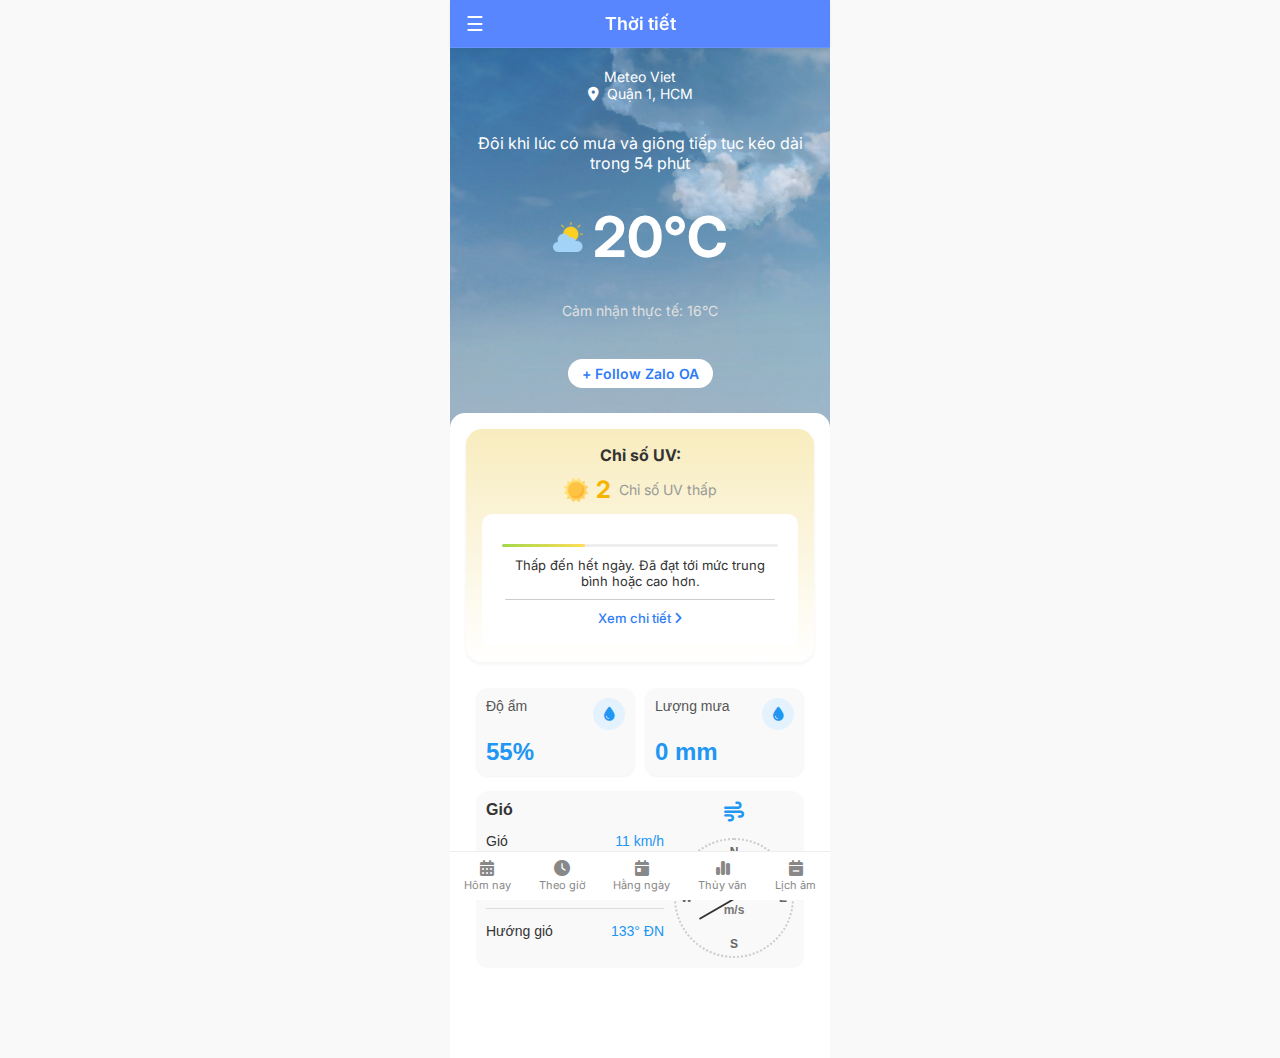
<file: index.html>
<!DOCTYPE html>
<html lang="vi">
  <head>
    <meta charset="UTF-8" />
    <meta name="viewport" content="width=device-width, initial-scale=1.0" />
    <title>Thời tiết - Meteo Việt</title>
    <link
      href="https://fonts.googleapis.com/css2?family=Inter:wght@400;600&display=swap"
      rel="stylesheet"
    />
    <link
      rel="stylesheet"
      href="https://cdnjs.cloudflare.com/ajax/libs/font-awesome/6.5.0/css/all.min.css"
    />

    <link rel="stylesheet" href="style.css" />
  </head>
  <body>
<body>
  <div class="app">
    <div class="top-bar fixed-bar">
      <div class="menu-icon">☰</div>
      <div class="title">Thời tiết</div>
      <button class="btn-licham hidden">Lịch âm</button>
    </div>
    <div class="header header-with-bg">
      <p class="location">
        Meteo Viet<br />
        <span><i class="fa-solid fa-location-dot"></i> Quận 1, HCM</span>
      </p>
      <div>Đôi khi lúc có mưa và giông tiếp tục kéo dài trong 54 phút</div>
      <div class="temperature-wrapper">
        <img src="/img/cloudy.png" alt="mattroi icon" />
        <div class="temperature">20°C</div>
      </div>
      <div class="feels-like">Cảm nhận thực tế: 16°C</div>
      <div class="zalo-follow">+ Follow Zalo OA</div>
    </div>

      <div class="section">
        <!-- Box UV -->
        <div class="uv-box">
          <h4>Chỉ số UV:</h4>
          <div class="uv-level">
            <img src="/img/sun.png" alt="UV icon" />
            <span class="uv-number">2</span>
            <p class="uv-label">Chỉ số UV thấp</p>
          </div>

          <div class="uv-desc-box">
            <!-- Thanh màu UV -->
            <div class="uv-progress">
              <div class="uv-bar"></div>
            </div>
            <p class="uv-desc">
              Thấp đến hết ngày. Đã đạt tới mức trung bình hoặc cao hơn.
            </p>
            <div class="divider"></div>
            <p class="uv-link">
              <a href="/homnay.html">Xem chi tiết <i class="fas fa-angle-right"></i></a>
            </p>
          </div>
        </div>

        <!-- Grid thông tin khác -->
        <div class="weather-info-container">
          <!-- Hàng 1: Độ ẩm & Lượng mưa -->
          <div class="info-row top-row">
            <div class="info-box">
              <div class="info-header">
                <span>Độ ẩm</span>
                <div class="icon-circle">
                  <i class="fa-solid fa-droplet"></i>
                </div>
              </div>
              <div class="info-value">55%</div>
            </div>
            <div class="info-box">
              <div class="info-header">
                <span>Lượng mưa</span>
                <div class="icon-circle">
                  <i class="fa-solid fa-droplet"></i>
                </div>
              </div>
              <div class="info-value">0 mm</div>
            </div>
          </div>

          <!-- Hàng 2: Gió -->
          <div class="info-row wind-section">
            <div class="wind-details">
              <div class="section-title">Gió</div>
              <div class="wind-info">
                <div class="wind-item">
                  <span>Gió</span>
                  <span class="wind-value">11 km/h</span>
                </div>
                <hr />
                <div class="wind-item">
                  <span>Gió giật</span>
                  <span class="wind-value">24 km/h</span>
                </div>
                <hr />
                <div class="wind-item">
                  <span>Hướng gió</span>
                  <span class="wind-value">133° ĐN</span>
                </div>
              </div>
            </div>

            <div class="wind-speed">
              <!-- Icon nằm trên đầu đồng hồ -->
              <div class="wind-icon">
                <i class="fa-solid fa-wind"></i>
              </div>

              <div class="compass">
                <div class="direction n">N</div>
                <div class="direction s">S</div>
                <div class="direction w">W</div>
                <div class="direction e">E</div>

                <div class="center-speed">11<br /><span>m/s</span></div>
                <div class="arrow" style="transform: rotate(150deg)"></div>
              </div>
            </div>
          </div>
        </div>
      </div>

      <div class="bottom-nav">
        <div class="nav-item">
          <i class="fa-solid fa-calendar-days"></i>
          <a href="/index.html"><div>Hôm nay</div></a>
        </div>
        <div class="nav-item">
          <i class="fa-solid fa-clock"></i>
          <a href="/homnay2.html"><div>Theo giờ</div></a>
        </div>
        <div class="nav-item">
          <i class="fa-solid fa-calendar-day"></i>
          <a href="/hangngay.html"><div>Hằng ngày</div></a>
        </div>
        <div class="nav-item">
          <i class="fa-solid fa-chart-simple"></i>
          <a href="/thuyvan.html"><div>Thủy văn</div></a>
        </div>
        <div class="nav-item">
          <i class="fa-solid fa-calendar-minus"></i>
          <a href="/licham.html"><div>Lịch âm</div></a>
        </div>
      </div>
    </div>
    <script>
  const topBar = document.querySelector('.top-bar');
  const lichAmBtn = document.querySelector('.btn-licham');

  window.addEventListener('scroll', () => {
    const scrollY = window.scrollY;

    if (scrollY > 250) { // Ngưỡng: cuộn qua phần header
      topBar.classList.add('scrolled');
      lichAmBtn.classList.remove('hidden');
    } else {
      topBar.classList.remove('scrolled');
      lichAmBtn.classList.add('hidden');
    }
  });
  

//  doimau
  const currentPath = window.location.pathname.split("/").pop(); // "index.html", "licham.html"...

  document.querySelectorAll(".bottom-nav a").forEach(link => {
    const href = link.getAttribute("href").split("/").pop();

    if (
      currentPath === href || 
      (currentPath === "" && href === "index.html")
    ) {
      link.querySelector("div").classList.add("active");
    }
  });


</script>

  </body>
  
</html>
</file>
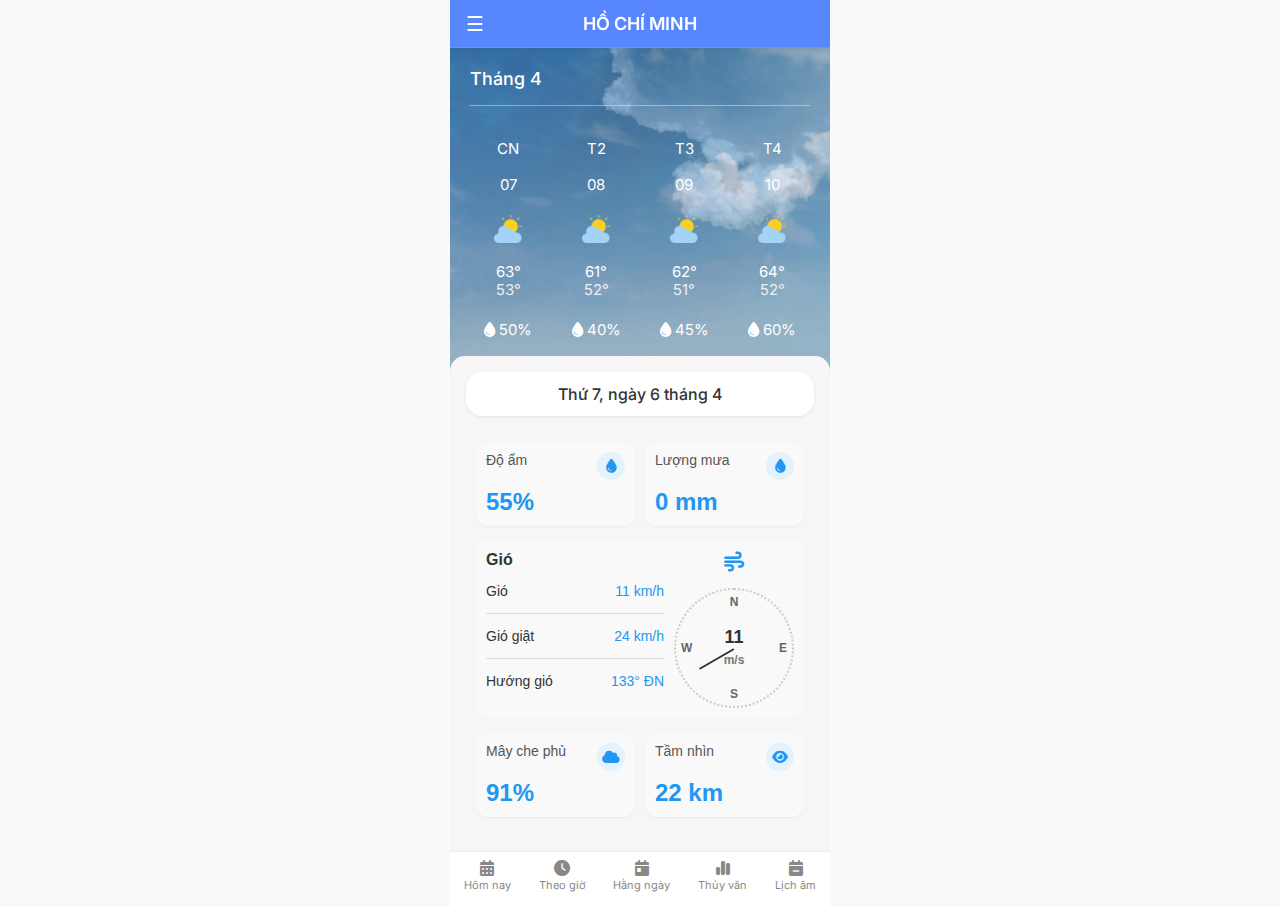
<file: hangngay.html>
<!DOCTYPE html>
<html lang="vi">
  <head>
    <meta charset="UTF-8" />
    <meta name="viewport" content="width=device-width, initial-scale=1.0" />
    <title>Thời tiết - Meteo Việt</title>
    <link
      href="https://fonts.googleapis.com/css2?family=Inter:wght@400;600&display=swap"
      rel="stylesheet"
    />
    <link
      rel="stylesheet"
      href="https://cdnjs.cloudflare.com/ajax/libs/font-awesome/6.5.0/css/all.min.css"
    />

    <link rel="stylesheet" href="hangngay.css" />
  </head>
  <body>
    <div class="app">
      <div class="top-bar fixed-bar">
        <div class="menu-icon">☰</div>
        <div class="title">HỒ CHÍ MINH</div>
        <!-- <button class="btn-licham hidden">Lịch âm</button> -->
      </div>
      <div class="header header-with-bg">
        <div class="week-title">Tháng 4</div>
        <div class="divider-line"></div>
        <div class="weekly-scroll">
          <!-- Day 1 -->
          <div class="day-box active">
            <div class="day">T5</div>
            <div class="date active">04</div>
            <img src="img/cloudy.png" />
            <div class="temp">63°<br /><span>53°</span></div>
            <div class="rain"><i class="fa-solid fa-droplet"></i> 50%</div>
          </div>
          <!-- Day 2 -->
          <div class="day-box">
            <div class="day">T6</div>
            <div class="date">05</div>
            <img src="img/cloudy.png" />
            <div class="temp">63°<br /><span>53°</span></div>
            <div class="rain"><i class="fa-solid fa-droplet"></i> 50%</div>
          </div>
          <!-- Day 3 -->
          <div class="day-box">
            <div class="day">T7</div>
            <div class="date">06</div>
            <img src="img/cloudy.png" />
            <div class="temp">63°<br /><span>53°</span></div>
            <div class="rain"><i class="fa-solid fa-droplet"></i> 50%</div>
          </div>
          <!-- Day 4 -->
          <div class="day-box">
            <div class="day">CN</div>
            <div class="date">07</div>
            <img src="img/cloudy.png" />
            <div class="temp">63°<br /><span>53°</span></div>
            <div class="rain"><i class="fa-solid fa-droplet"></i> 50%</div>
          </div>
          <!-- Day 5 -->
          <div class="day-box">
            <div class="day">T2</div>
            <div class="date">08</div>
            <img src="img/cloudy.png" />
            <div class="temp">61°<br /><span>52°</span></div>
            <div class="rain"><i class="fa-solid fa-droplet"></i> 40%</div>
          </div>
          <!-- Day 6 -->
          <div class="day-box">
            <div class="day">T3</div>
            <div class="date">09</div>
            <img src="img/cloudy.png" />
            <div class="temp">62°<br /><span>51°</span></div>
            <div class="rain"><i class="fa-solid fa-droplet"></i> 45%</div>
          </div>
          <!-- Day 7 -->
          <div class="day-box">
            <div class="day">T4</div>
            <div class="date">10</div>
            <img src="img/cloudy.png" />
            <div class="temp">64°<br /><span>52°</span></div>
            <div class="rain"><i class="fa-solid fa-droplet"></i> 60%</div>
          </div>
          <!-- Day 8 -->
          <div class="day-box">
            <div class="day">T5</div>
            <div class="date">11</div>
            <img src="img/cloudy.png" />
            <div class="temp">65°<br /><span>54°</span></div>
            <div class="rain"><i class="fa-solid fa-droplet"></i> 55%</div>
          </div>
          <!-- Day 9 -->
          <div class="day-box">
            <div class="day">T6</div>
            <div class="date">12</div>
            <img src="img/cloudy.png" />
            <div class="temp">60°<br /><span>50°</span></div>
            <div class="rain"><i class="fa-solid fa-droplet"></i> 50%</div>
          </div>
          <!-- Day 10 -->
          <div class="day-box">
            <div class="day">T7</div>
            <div class="date">13</div>
            <img src="img/cloudy.png" />
            <div class="temp">61°<br /><span>51°</span></div>
            <div class="rain"><i class="fa-solid fa-droplet"></i> 60%</div>
          </div>
        </div>
      </div>

      <div class="section">
        <!-- Box UV -->
        <div class="uv-date-box">
          <p>Thứ 7, ngày 6 tháng 4</p>
        </div>

        <!-- Grid thông tin khác -->
        <div class="weather-info-container">
          <!-- Hàng 1: Độ ẩm & Lượng mưa -->
          <div class="info-row top-row">
            <div class="info-box">
              <div class="info-header">
                <span>Độ ẩm</span>
                <div class="icon-circle">
                  <i class="fa-solid fa-droplet"></i>
                </div>
              </div>
              <div class="info-value">55%</div>
            </div>
            <div class="info-box">
              <div class="info-header">
                <span>Lượng mưa</span>
                <div class="icon-circle">
                  <i class="fa-solid fa-droplet"></i>
                </div>
              </div>
              <div class="info-value">0 mm</div>
            </div>
          </div>

          <!-- Hàng 2: Gió -->
          <div class="info-row wind-section">
            <div class="wind-details">
              <div class="section-title">Gió</div>
              <div class="wind-info">
                <div class="wind-item">
                  <span>Gió</span>
                  <span class="wind-value">11 km/h</span>
                </div>
                <hr />
                <div class="wind-item">
                  <span>Gió giật</span>
                  <span class="wind-value">24 km/h</span>
                </div>
                <hr />
                <div class="wind-item">
                  <span>Hướng gió</span>
                  <span class="wind-value">133° ĐN</span>
                </div>
              </div>
            </div>

            <div class="wind-speed">
              <!-- Icon nằm trên đầu đồng hồ -->
              <div class="wind-icon">
                <i class="fa-solid fa-wind"></i>
              </div>

              <div class="compass">
                <div class="direction n">N</div>
                <div class="direction s">S</div>
                <div class="direction w">W</div>
                <div class="direction e">E</div>

                <div class="center-speed">11<br /><span>m/s</span></div>
                <div class="arrow" style="transform: rotate(150deg)"></div>
              </div>
            </div>
          </div>
          <div class="info-row top-row">
            <div class="info-box">
              <div class="info-header">
                <span>Mây che phủ</span>
                <div class="icon-circle">
                  <i class="fa-solid fa-cloud"></i>
                </div>
              </div>
              <div class="info-value">91%</div>
            </div>
            <div class="info-box">
              <div class="info-header">
                <span>Tầm nhìn</span>
                <div class="icon-circle">
                  <i class="fa-solid fa-eye"></i>
                </div>
              </div>
              <div class="info-value">22 km</div>
            </div>
          </div>
        </div>
      </div>

      <div class="bottom-nav">
        <div class="nav-item">
          <i class="fa-solid fa-calendar-days"></i>
          <a href="/index.html"><div>Hôm nay</div></a>
        </div>
        <div class="nav-item">
          <i class="fa-solid fa-clock"></i>
          <a href="/homnay2.html"><div>Theo giờ</div></a>
        </div>
        <div class="nav-item">
          <i class="fa-solid fa-calendar-day"></i>
          <a href="/hangngay.html"><div>Hằng ngày</div></a>
        </div>
        <div class="nav-item">
          <i class="fa-solid fa-chart-simple"></i>
          <a href="/thuyvan.html"><div>Thủy văn</div></a>
        </div>
        <div class="nav-item">
          <i class="fa-solid fa-calendar-minus"></i>
          <a href="/licham.html"><div>Lịch âm</div></a>
        </div>
      </div>
    </div>
    <script>
      const dayBoxes = document.querySelectorAll(".date");

      dayBoxes.forEach((box) => {
        box.addEventListener("click", () => {
          // Bỏ active tất cả
          dayBoxes.forEach((b) => b.classList.remove("active"));
          // Thêm active vào box được click
          box.classList.add("active");
        });
      });

      // èdkkdfkgkgkkg
      const currentPath = window.location.pathname.split("/").pop(); // "index.html", "licham.html"...

      document.querySelectorAll(".bottom-nav a").forEach((link) => {
        const href = link.getAttribute("href").split("/").pop();

        if (
          currentPath === href ||
          (currentPath === "" && href === "index.html")
        ) {
          link.querySelector("div").classList.add("active");
        }
      });
    </script>
  </body>
</html>
</file>
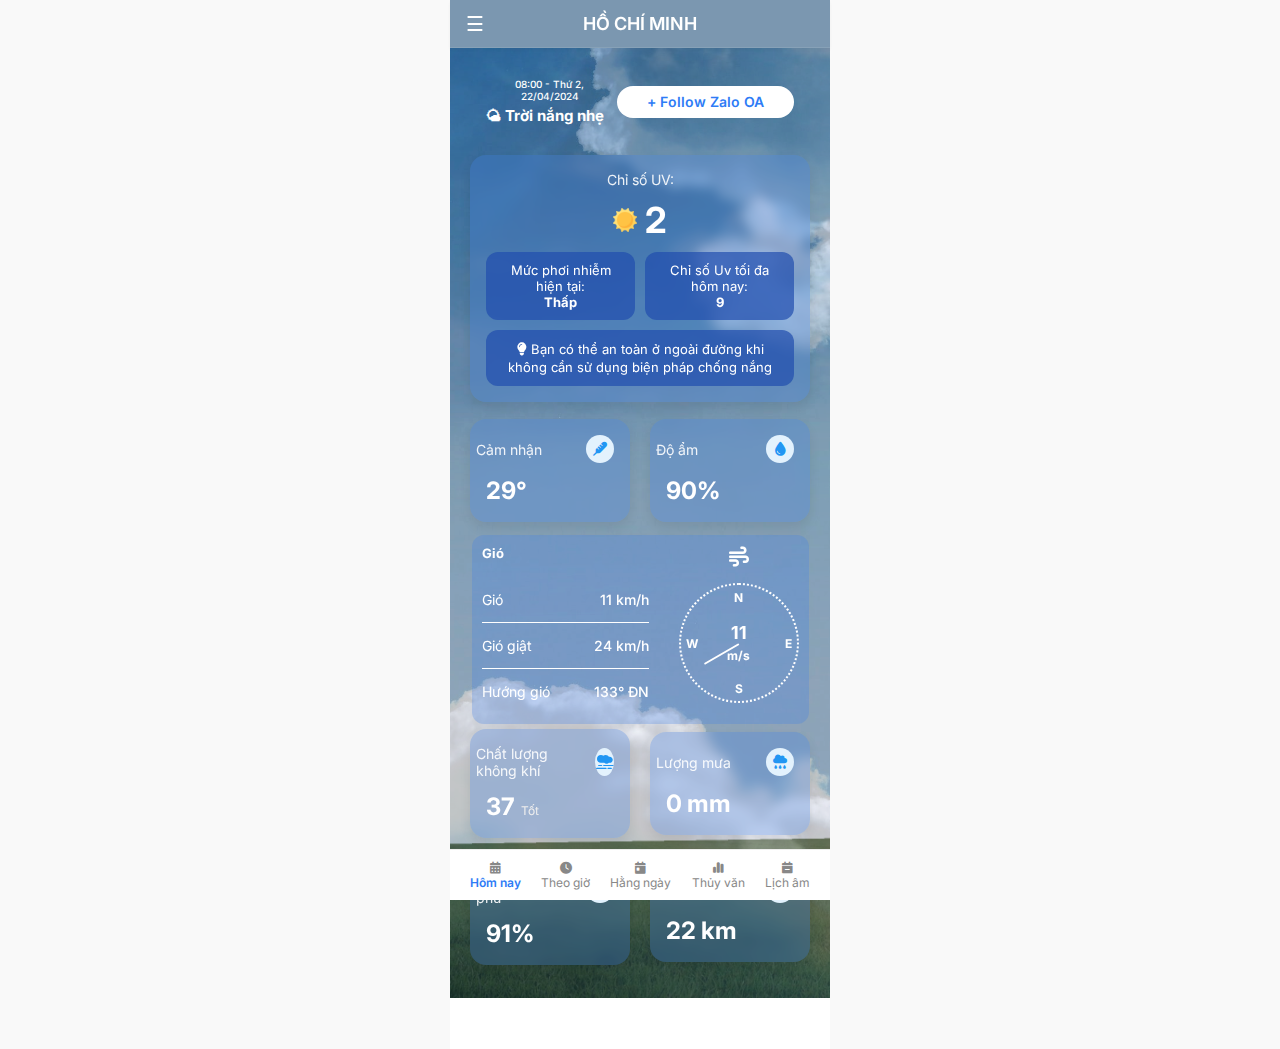
<file: homnay.html>
<!DOCTYPE html>
<html lang="vi">
  <head>
    <meta charset="UTF-8" />
    <meta name="viewport" content="width=device-width, initial-scale=1.0" />
    <title>Hôm nay</title>
    <link
      href="https://fonts.googleapis.com/css2?family=Inter:wght@400;600&display=swap"
      rel="stylesheet"
    />
    <link
      rel="stylesheet"
      href="https://cdnjs.cloudflare.com/ajax/libs/font-awesome/6.5.0/css/all.min.css"
    />
    <link rel="stylesheet" href="homnay.css" />
    <link rel="icon" href="favicon.ico" type="image/x-icon" />
  </head>
  <body>
    <div class="app">
      <!-- Thanh trên cùng -->
      <div class="top-bar fixed-bar">
        <div class="menu-icon">☰</div>
        <div class="title">HỒ CHÍ MINH</div>
        <div></div>
      </div>

      <!--  Header có nền + thông tin tóm tắt -->
      <div class="header header-with-bg">
        <div class="location">
          <div class="summary-left">
            <p class="summary-time">08:00 - Thứ 2, 22/04/2024</p>
            <div class="summary-weather">🌤 Trời nắng nhẹ</div>
          </div>
          <button class="button-1">
            <div class="zalo-follow">+ Follow Zalo OA</div>
          </button>
        </div>

        <!--  Nội dung dự báo thời tiết -->
        <div class="section weather-body">
          <!-- Chỉ số UV -->
          <a href="homnay2.html" class="card-link">
            <div class="card uv-card">
              <p class="label">Chỉ số UV:</p>
              <div class="uv-value">
                <img src="img/sun.png" alt="UV icon" />
                <span>2</span>
              </div>
              <div class="uv-detail">
                <div class="uv-box">
                  Mức phơi nhiễm hiện tại:<br /><strong>Thấp</strong>
                </div>
                <div class="uv-box">
                  Chỉ số Uv tối đa hôm nay:<br /><strong>9</strong>
                </div>
              </div>
              <p class="uv-note">
                <i class="fa-solid fa-lightbulb"></i>
                Bạn có thể an toàn ở ngoài đường khi<br />không cần sử dụng biện
                pháp chống nắng
              </p>
            </div>
          </a>
        </div>

        <!-- Cảm nhận và độ ẩm -->
        <!-- <div class="section-content"> -->
        <div class="row">
          <div class="card small">
            <div class="label-with-icon">
              <p class="label">Cảm nhận</p>
              <div class="icon-circle">
                <i class="fa-solid fa-thermometer"></i>
              </div>
            </div>
            <p class="value">29°</p>
          </div>

          <div class="card small">
            <div class="label-with-icon">
              <p class="label">Độ ẩm</p>
              <div class="icon-circle">
                <i class="fa-solid fa-droplet"></i>
              </div>
            </div>
            <p class="value">90%</p>
          </div>
        </div>

        <!-- Gió -->
        <div class="info-row wind-section">
          <div class="wind-details">
            <div class="section-title">Gió</div>
            <div class="wind-info">
              <div class="wind-item">
                <span>Gió</span>
                <span class="wind-value">11 km/h</span>
              </div>
              <hr />
              <div class="wind-item">
                <span>Gió giật</span>
                <span class="wind-value">24 km/h</span>
              </div>
              <hr />
              <div class="wind-item">
                <span>Hướng gió</span>
                <span class="wind-value">133° ĐN</span>
              </div>
            </div>
          </div>

          <div class="wind-speed">
            <!-- Icon nằm trên đầu đồng hồ -->
            <div class="wind-icon">
              <i class="fa-solid fa-wind"></i>
            </div>

            <div class="compass">
              <div class="direction n">N</div>
              <div class="direction s">S</div>
              <div class="direction w">W</div>
              <div class="direction e">E</div>

              <div class="center-speed">11<br /><span>m/s</span></div>
              <div class="arrow" style="transform: rotate(150deg)"></div>
            </div>
          </div>
        </div>

        <!-- Thông số khác -->
        <div class="row">
          <div class="card small">
            <div class="label-with-icon">
              <p class="label">Chất lượng không khí</p>
              <div class="icon-circle">
                <i class="fa-solid fa-smog"></i>
              </div>
            </div>
            <p class="value">37 <span>Tốt</span></p>
          </div>

          <div class="card small">
            <div class="label-with-icon">
              <p class="label">Lượng mưa</p>
              <div class="icon-circle">
                <i class="fa-solid fa-cloud-rain"></i>
              </div>
            </div>
            <p class="value">0 mm</p>
          </div>
        </div>

        <div class="row">
          <div class="card small">
            <div class="label-with-icon">
              <p class="label">Mây che phủ</p>
              <div class="icon-circle">
                <i class="fa-solid fa-cloud"></i>
              </div>
            </div>
            <p class="value">91%</p>
          </div>

          <div class="card small">
            <div class="label-with-icon">
              <p class="label">Tầm nhìn</p>
              <div class="icon-circle">
                <i class="fa-solid fa-eye"></i>
              </div>
            </div>
            <p class="value">22 km</p>
          </div>
        </div>
        <!-- </div> -->
      </div>
      <!-- Footer -->
      <div class="bottom-nav">
        <div class="nav-item">
          <i class="fa-solid fa-calendar-days"></i>
          <a href="index.html"><div class="active">Hôm nay</div></a>
        </div>
        <div class="nav-item">
          <i class="fa-solid fa-clock"></i>
          <a href="homnay2.html"><div>Theo giờ</div></a>
        </div>
        <div class="nav-item">
          <i class="fa-solid fa-calendar-day"></i>
          <a href="hangngay.html"><div>Hằng ngày</div></a>
        </div>
        <div class="nav-item">
          <i class="fa-solid fa-chart-simple"></i>
          <a href="thuyvan.html"><div>Thủy văn</div></a>
        </div>
        <div class="nav-item">
          <i class="fa-solid fa-calendar-minus"></i>
          <a href="licham.html"><div>Lịch âm</div></a>
        </div>
      </div>
    </div>

    <script>
      const currentPath = window.location.pathname.split("/").pop(); // "index.html", "licham.html"...

      document.querySelectorAll(".bottom-nav a").forEach((link) => {
        const href = link.getAttribute("href").split("/").pop();

        if (
          currentPath === href ||
          (currentPath === "" && href === "index.html")
        ) {
          link.querySelector("div").classList.add("active");
        }
      });
    </script>
  </body>
</html>
</file>
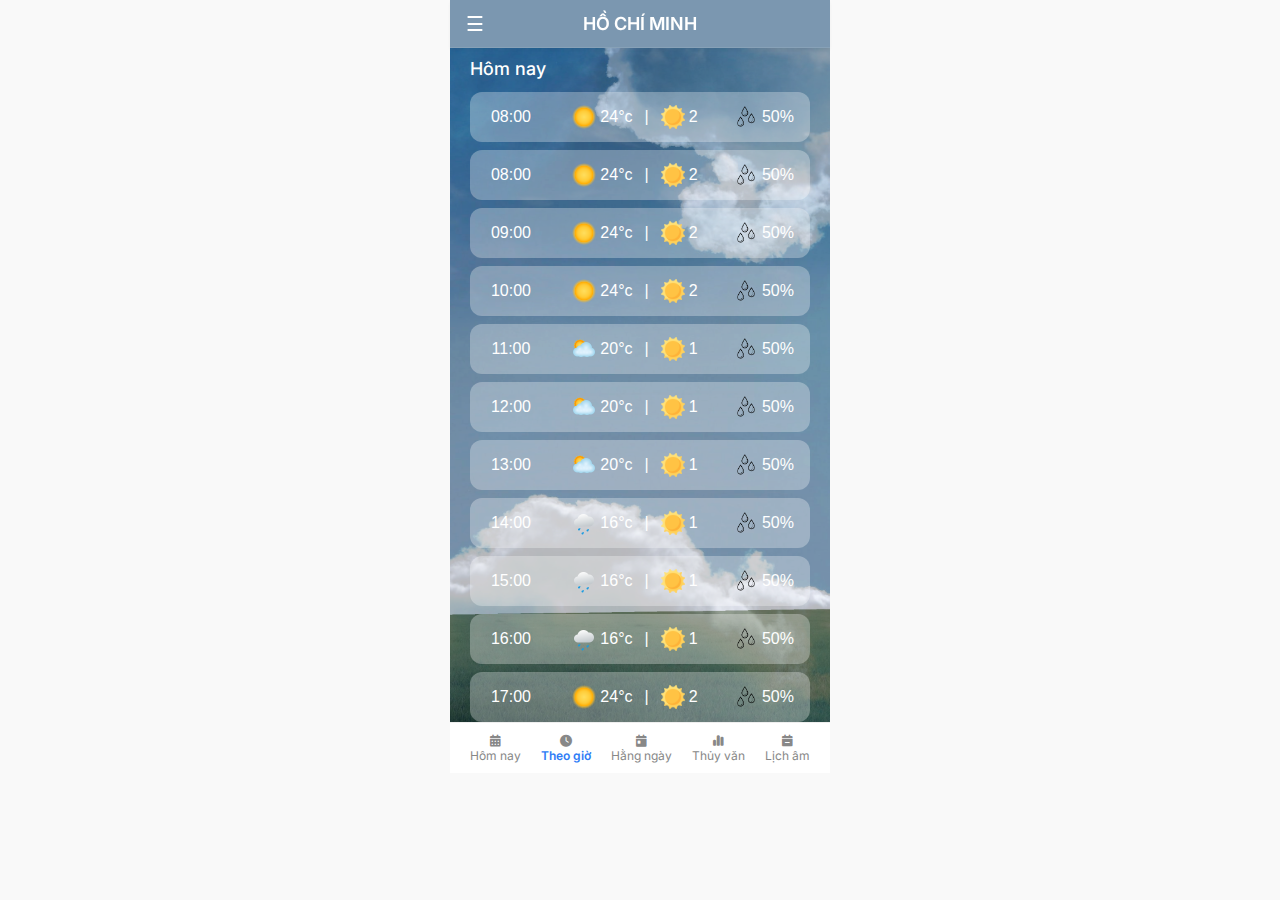
<file: homnay2.html>
<!DOCTYPE html>
<html lang="en">
  <head>
    <meta charset="UTF-8" />
    <meta name="viewport" content="width=device-width, initial-scale=1.0" />
    <title>Document</title>
    <link
      href="https://fonts.googleapis.com/css2?family=Inter:wght@400;600&display=swap"
      rel="stylesheet"
    />
    <link
      rel="stylesheet"
      href="https://cdnjs.cloudflare.com/ajax/libs/font-awesome/6.5.0/css/all.min.css"
    />
    <link rel="stylesheet" href="homnay2.css" />
  </head>
  <body>
    <div class="app">
      <!-- Thanh trên cùng -->
      <div class="top-bar fixed-bar">
        <div class="menu-icon">☰</div>
        <div class="title">HỒ CHÍ MINH</div>
        <div></div>
      </div>

      <div class="header header-with-bg">
        <div class="today-header">Hôm nay</div>

        <div class="infor-card">
          <div class="left">08:00</div>
          <div class="mid">
            <div class="temperature">
              <img class="img" src="img/icons8-sun-32.png" />
              <div class="text-wrapper">24°c</div>
            </div>
            |
            <div class="temperature">
              <img class="icon-sun" src="img/sun.png" />
              <div class="div">2</div>
            </div>
          </div>
          <div class="temperature">
            <img class="img" src="img/icons8-water-80.png" />
            <div class="text-wrapper">50%</div>
          </div>
        </div>

        <div class="infor-card">
          <div class="left">08:00</div>
          <div class="mid">
            <div class="temperature">
              <img class="img" src="img/icons8-sun-32.png" />
              <div class="text-wrapper">24°c</div>
            </div>
            |
            <div class="temperature">
              <img class="icon-sun" src="img/sun.png" />
              <div class="div">2</div>
            </div>
          </div>
          <div class="temperature">
            <img class="img" src="img/icons8-water-80.png" />
            <div class="text-wrapper">50%</div>
          </div>
        </div>
        <div class="infor-card">
          <div class="left">09:00</div>
          <div class="mid">
            <div class="temperature">
              <img class="img" src="img/icons8-sun-32.png" />
              <div class="text-wrapper">24°c</div>
            </div>
            |
            <div class="temperature">
              <img class="icon-sun" src="img/sun.png" />
              <div class="div">2</div>
            </div>
          </div>
          <div class="temperature">
            <img class="img" src="img/icons8-water-80.png" />
            <div class="text-wrapper">50%</div>
          </div>
        </div>
        <div class="infor-card">
          <div class="left">10:00</div>
          <div class="mid">
            <div class="temperature">
              <img class="img" src="img/icons8-sun-32.png" />
              <div class="text-wrapper">24°c</div>
            </div>
            |
            <div class="temperature">
              <img class="icon-sun" src="img/sun.png" />
              <div class="div">2</div>
            </div>
          </div>
          <div class="temperature">
            <img class="img" src="img/icons8-water-80.png" />
            <div class="text-wrapper">50%</div>
          </div>
        </div>
        <div class="infor-card">
          <div class="left">11:00</div>
          <div class="mid">
            <div class="temperature">
              <img class="img" src="img/icons8-sky-48.png" />
              <div class="text-wrapper">20°c</div>
            </div>
            |
            <div class="temperature">
              <img class="icon-sun" src="img/sun.png" />
              <div class="div">1</div>
            </div>
          </div>
          <div class="temperature">
            <img class="img" src="img/icons8-water-80.png" />
            <div class="text-wrapper">50%</div>
          </div>
        </div>
        <div class="infor-card">
          <div class="left">12:00</div>
          <div class="mid">
            <div class="temperature">
              <img class="img" src="img/icons8-sky-48.png" />
              <div class="text-wrapper">20°c</div>
            </div>
            |
            <div class="temperature">
              <img class="icon-sun" src="img/sun.png" />
              <div class="div">1</div>
            </div>
          </div>
          <div class="temperature">
            <img class="img" src="img/icons8-water-80.png" />
            <div class="text-wrapper">50%</div>
          </div>
        </div>

        <!-- <div class="section"> -->
        <div class="infor-card">
          <div class="left">13:00</div>
          <div class="mid">
            <div class="temperature">
              <img class="img" src="img/icons8-sky-48.png" />
              <div class="text-wrapper">20°c</div>
            </div>
            |
            <div class="temperature">
              <img class="icon-sun" src="img/sun.png" />
              <div class="div">1</div>
            </div>
          </div>
          <div class="temperature">
            <img class="img" src="img/icons8-water-80.png" />
            <div class="text-wrapper">50%</div>
          </div>
        </div>
        <div class="infor-card">
          <div class="left">14:00</div>
          <div class="mid">
            <div class="temperature">
              <img class="img" src="img/icons8-rainy-48.png" />
              <div class="text-wrapper">16°c</div>
            </div>
            |
            <div class="temperature">
              <img class="icon-sun" src="img/sun.png" />
              <div class="div">1</div>
            </div>
          </div>
          <div class="temperature">
            <img class="img" src="img/icons8-water-80.png" />
            <div class="text-wrapper">50%</div>
          </div>
        </div>
        <div class="infor-card">
          <div class="left">15:00</div>
          <div class="mid">
            <div class="temperature">
              <img class="img" src="img/icons8-rainy-48.png" />
              <div class="text-wrapper">16°c</div>
            </div>
            |
            <div class="temperature">
              <img class="icon-sun" src="img/sun.png" />
              <div class="div">1</div>
            </div>
          </div>
          <div class="temperature">
            <img class="img" src="img/icons8-water-80.png" />
            <div class="text-wrapper">50%</div>
          </div>
        </div>
        <div class="infor-card">
          <div class="left">16:00</div>
          <div class="mid">
            <div class="temperature">
              <img class="img" src="img/icons8-rainy-48.png" />
              <div class="text-wrapper">16°c</div>
            </div>
            |
            <div class="temperature">
              <img class="icon-sun" src="img/sun.png" />
              <div class="div">1</div>
            </div>
          </div>
          <div class="temperature">
            <img class="img" src="img/icons8-water-80.png" />
            <div class="text-wrapper">50%</div>
          </div>
        </div>
        <div class="infor-card">
          <div class="left">17:00</div>
          <div class="mid">
            <div class="temperature">
              <img class="img" src="img/icons8-sun-32.png" />
              <div class="text-wrapper">24°c</div>
            </div>
            |
            <div class="temperature">
              <img class="icon-sun" src="img/sun.png" />
              <div class="div">2</div>
            </div>
          </div>
          <div class="temperature">
            <img class="img" src="img/icons8-water-80.png" />
            <div class="text-wrapper">50%</div>
          </div>
        </div>
      </div>
      <!-- Footer -->
      <div class="bottom-nav">
        <div class="nav-item">
          <i class="fa-solid fa-calendar-days"></i>
          <a href="/index.html"><div>Hôm nay</div></a>
        </div>
        <div class="nav-item">
          <i class="fa-solid fa-clock"></i>
          <a href="/homnay2.html"><div>Theo giờ</div></a>
        </div>
        <div class="nav-item">
          <i class="fa-solid fa-calendar-day"></i>
          <a href="hangngay.html"><div>Hằng ngày</div></a>
        </div>
        <div class="nav-item">
          <i class="fa-solid fa-chart-simple"></i>
          <a href="/thuyvan.html"><div>Thủy văn</div></a>
        </div>
        <div class="nav-item">
          <i class="fa-solid fa-calendar-minus"></i>
          <a href="#"><div>Lịch âm</div></a>
        </div>
      </div>
    </div>

    <script>
      const currentPath = window.location.pathname.split("/").pop(); // "index.html", "licham.html"...

      document.querySelectorAll(".bottom-nav a").forEach((link) => {
        const href = link.getAttribute("href").split("/").pop();

        if (
          currentPath === href ||
          (currentPath === "" && href === "index.html")
        ) {
          link.querySelector("div").classList.add("active");
        }
      });
    </script>
  </body>
</html>
</file>
<file: style.css>
:root {
  --primary-blue: #2e7cf6;
  --text-dark: #333;
  --text-light: #fff;
  --uv-low: #ffd873;
  --background: #f9f9f9;
  --gray: #888;
}

* {
  box-sizing: border-box;
  margin: 0;
  padding: 0;
}

body {
  font-family: "Inter", sans-serif;
  background-color: var(--background);
  color: var(--text-dark);
}

.app {
  max-width: 380px;
  margin: 0 auto;
  background-color: #fff;
  padding-top: 48px;
}

.header {
  color: white;
  padding: 20px;
  height: 385px;
  width: 380px;
  display: flex;
  flex-direction: column;
  justify-content: space-between;
  align-items: center;
  text-align: center;
}

.header.header-with-bg {
  position: relative;
  background: url("img/download.png") no-repeat center top / cover;
  overflow: hidden;
}

/* Overlay mờ là ảnh chồng lên */
.header.header-with-bg::before {
  content: "";
  position: absolute;
  top: 0;
  left: 0;
  width: 100%;
  height: 100%;
  background: url("img/4261a498008491182b5e9073134d9415d7316619.jpg") no-repeat
    center top / cover;
  opacity: 0.35; /* chỉnh độ mờ ở đây */
  z-index: 1;
}

/* Toàn bộ nội dung hiển thị trên cùng */
.header * {
  position: relative;
  z-index: 2;
}

/* Thanh trên cùng */
.top-bar {
  position: fixed;
  top: 0;
  left: 50%;
  transform: translateX(-50%);
  width: 100%;
  max-width: 380px; /* khớp với .app */
  opacity: 0.8;
  height: 48px;
  padding: 12px 16px;

  display: flex;
  align-items: center;
  justify-content: space-between;

  background-color: #2d68ff; /* viết rgba thay cho rgb/alpha */
  backdrop-filter: blur(10px);
  -webkit-backdrop-filter: blur(10px); /* cho Safari */

  color: white;
  z-index: 1000;
  box-shadow: 0 2px 4px rgba(0, 0, 0, 0.05);
  border-bottom: 1px solid rgba(255, 255, 255, 0.1);
}

.btn-licham {
  background-color: white;
  color: rgb(255, 0, 0);
  border: none;
  padding: 6px 20px;
  border-radius: 16px;
  font-size: 12px;
  cursor: pointer;
  transition: all 0.3s ease;
}

.btn-licham.hidden {
  display: none;
}

.top-bar.scrolled {
  background-color: #2d68ff;
  color: #333;
  box-shadow: 0 2px 6px rgba(0, 0, 0, 0.1);
}

.top-bar.scrolled .menu-icon,
.top-bar.scrolled .title {
  color: white;
}

.menu-icon {
  font-size: 20px;
  color: white;
  z-index: 2;
}

.title {
  position: absolute;
  left: 50%;
  transform: translateX(-50%);
  font-size: 18px;
  font-weight: 600;
  color: white;
}

.location {
  font-size: 14px;
  padding-right: 16px;
  padding-left: 16px;
  gap: 2px;
}
.location i {
  margin-right: 4px;
  color: #ffff;
}

.temperature-wrapper {
  display: flex;
  align-items: center;
  justify-content: center;
  gap: 10px;
}

.weather-icon {
  font-size: 36px;
  color: white; /* hoặc #fff, tuỳ theme */
}

.temperature {
  font-size: 56px; /* 👉 chữ TO */
  font-weight: 700;
  color: white;
}

.temperature-wrapper img {
  width: 30px;
  height: 30px;
}
.feels-like {
  font-size: 14px;
  color: #e0e0e0;
}

.zalo-follow {
  margin-top: 10px;
  margin-bottom: 25px;
  display: inline-block;
  padding: 6px 14px;
  border-radius: 20px;
  background: white;
  color: var(--primary-blue);
  font-weight: 600;
  font-size: 14px;
  text-align: center;
}

.section {
  padding: 16px;
  background: #ffffff; /* hoặc màu nền phù hợp */
  border-top-left-radius: 15px;
  border-top-right-radius: 15px;
  margin-top: -20px; /* khéo léo đẩy lên sát phần header */
  z-index: 10;
  position: relative;
}

.uv-box {
  background: linear-gradient(to top, #ffffff, #f8ecbe);
  border-radius: 16px;
  padding: 16px;
  text-align: center;
  margin-bottom: 16px;
  box-shadow: 0 2px 4px rgba(0, 0, 0, 0.05);
}

.uv-level {
  display: flex;
  align-items: center;
  justify-content: center;
  gap: 8px;
  margin: 10px 0;
}

.uv-level img {
  width: 24px;
  height: 24px;
}

.uv-number {
  font-size: 24px;
  color: #f4b400;
  font-weight: bold;
}

.uv-label {
  font-size: 14px;
  color: #999;
}

.uv-progress {
  width: 100%;
  height: 3px;
  background: #eee;
  border-radius: 3px;
  margin: 10px 0;
}

.uv-bar {
  width: 30%;
  height: 100%;
  background: linear-gradient(to right, #a4d84c, #ffdd57);
  border-radius: 3px;
}

.uv-desc-box {
  background: #fff;
  border-radius: 10px;
  padding: 20px;
  margin-top: 10px;
  font-size: 13px;
}
.divider {
  width: 270px;
  height: 1px;
  background-color: #ccc; /* Hoặc #ccc nếu muốn nhẹ hơn */
  margin: 10px auto;
  border-radius: 1px;
}

.uv-link a {
  color: #2e7cf6;
  text-decoration: none;
  font-weight: 500;
}

.weather-info-container {
  font-family: "Arial", sans-serif;
  color: #333;
  border-radius: 10px;
  padding: 10px;
  background: white;
  width: 100%;
  max-width: 600px;
}

.info-row {
  display: flex;
  justify-content: space-between;
  gap: 10px;
  margin-bottom: 15px;
}

.top-row .info-box {
  flex: 1;
  background: #f9f9f9;
  border-radius: 12px;
  padding: 10px;
  box-shadow: 0 1px 2px rgba(0, 0, 0, 0.05);
}

.info-header {
  display: flex;
  justify-content: space-between;
  font-size: 14px;
  color: #555;
  margin-bottom: 8px;
}
.icon-circle {
  width: 32px;
  height: 32px;
  background-color: #e3f2fd; /* xanh dương nhạt */
  border-radius: 50%;
  display: flex;
  align-items: center;
  justify-content: center;
}

.icon-circle i {
  color: #2196f3; /* xanh dương đậm */
  font-size: 14px;
}

.info-value {
  font-size: 24px;
  font-weight: bold;
  color: #2196f3;
}

.wind-section {
  background: #f9f9f9;
  border-radius: 12px;
  padding: 10px;
  display: flex;
  justify-content: space-between;
  align-items: flex-start;
}

.wind-details {
  flex: 1;
}

.section-title {
  font-weight: bold;
  margin-bottom: 10px;
  display: flex;
  align-items: center;
  gap: 5px;
}

.wind-info .wind-item {
  display: flex;
  justify-content: space-between;
  font-size: 14px;
}

.wind-value {
  color: #2196f3;
  font-weight: 500;
}

.wind-speed {
  display: flex;
  flex-direction: column;
  align-items: center;
  gap: 8px;
}

.wind-icon {
  font-size: 20px;
  color: #2196f3;
  margin-bottom: 6px;
}

.wind-info hr {
  border: none;
  border-top: 1px solid #ddd;
  margin: 6px 0;
}

.wind-item {
  display: flex;
  justify-content: space-between;
  font-size: 14px;
  margin: 10px 0;
  padding: 4px 0;
}

.compass {
  position: relative;
  width: 120px;
  height: 120px;
  border: 2px dotted #ccc;
  border-radius: 50%;
  margin: auto;
}

.direction {
  position: absolute;
  font-size: 12px;
  font-weight: bold;
  color: #666;
}

.direction.n {
  top: 5px;
  left: 50%;
  transform: translateX(-50%);
}

.direction.s {
  bottom: 5px;
  left: 50%;
  transform: translateX(-50%);
}

.direction.w {
  left: 5px;
  top: 50%;
  transform: translateY(-50%);
}

.direction.e {
  right: 5px;
  top: 50%;
  transform: translateY(-50%);
}

.center-speed {
  position: absolute;
  top: 50%;
  left: 50%;
  transform: translate(-50%, -50%);
  font-weight: bold;
  text-align: center;
  font-size: 18px;
}

.center-speed span {
  font-size: 12px;
  color: #777;
}

.arrow {
  width: 40px;
  height: 2px;
  background: #333;
  position: absolute;
  top: 50%;
  left: 50%;
  transform-origin: left center;
  border-radius: 2px;
}

.direction-label {
  position: absolute;
  font-size: 12px;
  color: #666;
}

.direction-label.top {
  top: 5px;
  left: 50%;
  transform: translateX(-50%);
}
.direction-label.bottom {
  bottom: 5px;
  left: 50%;
  transform: translateX(-50%);
}
.direction-label.left {
  left: 5px;
  top: 50%;
  transform: translateY(-50%);
}
.direction-label.right {
  right: 5px;
  top: 50%;
  transform: translateY(-50%);
}

.wind-speed-value {
  position: absolute;
  top: 50%;
  left: 50%;
  transform: translate(-50%, -50%);
  font-size: 20px;
}

.wind-speed-value span {
  font-size: 14px;
}

.bottom-nav {
  display: flex;
  justify-content: space-around;
  padding: 8px 0;
  background-color: white;
  position: sticky;
  bottom: 0;
  z-index: 1000;
  border-top: 1px solid #eee;
}

.bottom-nav .nav-item {
  text-align: center;
  font-size: 11px; /* chữ nhỏ hơn một chút */
  color: var(--gray);
}

.bottom-nav .nav-item i {
  font-size: 16px; /* icon vừa phải */
  display: block;
  margin-bottom: 2px;
}

.bottom-nav .nav-item a {
  text-decoration: none;
  color: inherit;
}

/* Khi active, đổi màu chữ và icon */
.bottom-nav .nav-item.active {
  color: var(--primary-blue);
  font-weight: 600;
}
</file>
<file: hangngay.css>
:root {
  --primary-blue: #2e7cf6;
  --text-dark: #333;
  --text-light: #fff;
  --uv-low: #ffd873;
  --background: #f9f9f9;
  --gray: #888;
}

* {
  box-sizing: border-box;
  margin: 0;
  padding: 0;
}

body {
  font-family: "Inter", sans-serif;
  background-color: var(--background);
  color: var(--text-dark);
}

.app {
  max-width: 380px;
  margin: 0 auto;
  background-color: #fff;
  padding-top: 48px;
}

.header {
  color: white;
  padding: 20px;
  height: 328px;
  width: 380px;
  display: flex;
  flex-direction: column;
  justify-content: space-between;
  align-items: center;
  text-align: center;
}

.header.header-with-bg {
  position: relative;
  background: url("img/download.png") no-repeat center top / cover;
  overflow: hidden;
}

/* Overlay mờ là ảnh chồng lên */
.header.header-with-bg::before {
  content: "";
  position: absolute;
  top: 0;
  left: 0;
  width: 100%;
  height: 100%;
  background: url("img/4261a498008491182b5e9073134d9415d7316619.jpg") no-repeat
    center top / cover;
  opacity: 0.35; /* chỉnh độ mờ ở đây */
  z-index: 1;
}

/* Toàn bộ nội dung hiển thị trên cùng */
.header * {
  position: relative;
  z-index: 2;
}

/* Thanh trên cùng */
.top-bar {
  position: fixed;
  top: 0;
  left: 50%;
  transform: translateX(-50%);
  width: 100%;
  max-width: 380px; /* khớp với .app */
  opacity: 0.8;
  height: 48px;
  padding: 12px 16px;

  display: flex;
  align-items: center;
  justify-content: space-between;

  background-color: #2d68ff; /* viết rgba thay cho rgb/alpha */
  backdrop-filter: blur(10px);
  -webkit-backdrop-filter: blur(10px); /* cho Safari */

  color: white;
  z-index: 1000;
  box-shadow: 0 2px 4px rgba(0, 0, 0, 0.05);
  border-bottom: 1px solid rgba(255, 255, 255, 0.1);
}
.menu-icon {
  font-size: 20px;
  color: white;
  z-index: 2;
}
.title {
  position: absolute;
  left: 50%;
  transform: translateX(-50%);
  font-size: 18px;
  font-weight: 600;
  color: white;
}
.week-title {
  color: white;
  font-size: 18px;
  font-weight: 500;
  position: relative;
  z-index: 2;
  text-align: left;
  align-self: flex-start;
}

.divider-line {
  height: 1px;
  width: 100%;
  background-color: rgba(255, 255, 255, 0.4);
  margin: 0 auto 8px;
}

.weekly-scroll {
  display: flex;
  gap: 18px; /* nhỏ hơn 24px để đỡ rộng quá */
  height: 227px;
  overflow-x: auto;
  padding: 0 12px 6px 12px; /* thu hẹp padding hai bên */
  scroll-snap-type: x mandatory;
  -webkit-overflow-scrolling: touch;
  scrollbar-width: none;
}

.weekly-scroll::-webkit-scrollbar {
  display: none; /* Chrome/Safari */
}

.day-box {
  flex: 0 0 70px;
  display: flex;
  flex-direction: column;
  align-items: center;
  justify-content: space-between; /* Giúp phân bố đều theo chiều dọc */
  height: 220px; /* hoặc 100% nếu container cố định */

  border-radius: 8px;
  padding: 10px 4px;
  text-align: center;
  color: white;
  scroll-snap-align: start;
  font-size: 12px;
  cursor: pointer;
  transition: 0.3s ease;
}

.day-box.active {
  font-weight: 600;
}
.day-box .day {
  font-size: 15px;
}
.day-box .date.active {
  font-size: 15px;
  background: white;
  color: #2e7cf6;
  border-radius: 2px;
  width: 20px;
  height: 20px;
}
.day-box .date {
  font-size: 15px;
}
.day-box img {
  width: 28px;
  height: 28px;

  margin: 4px auto;
}

.day-box .temp {
  font-size: 15px;
  line-height: 1.2;
}

.day-box .temp span {
  font-size: 15px;
  color: #eee;
}

.day-box.active .temp span {
  color: #2e7cf6;
}

.day-box .rain {
  font-size: 15px;
  margin-top: 4px;
}

.section {
  padding: 16px;
  background: #f7f5f5; /* hoặc màu nền phù hợp */
  border-top-left-radius: 15px;
  border-top-right-radius: 15px;
  margin-top: -20px; /* khéo léo đẩy lên sát phần header */
  z-index: 10;
  position: relative;
}

.uv-date-box {
  background: white;
  padding: 12px 16px;
  border-radius: 16px;
  font-size: 16px;
  font-weight: 500;
  text-align: center;
  color: #333;
  margin-bottom: 16px;
  box-shadow: 0 1px 3px rgba(0, 0, 0, 0.08);
}

.weather-info-container {
  font-family: "Arial", sans-serif;
  color: #333;
  border-radius: 10px;
  padding: 10px;
  width: 100%;
  max-width: 600px;
}

.info-row {
  display: flex;
  justify-content: space-between;
  gap: 10px;
  margin-bottom: 15px;
}

.top-row .info-box {
  flex: 1;
  background: #f9f9f9;
  border-radius: 12px;
  padding: 10px;
  box-shadow: 0 1px 2px rgba(0, 0, 0, 0.05);
}

.info-header {
  display: flex;
  justify-content: space-between;
  font-size: 14px;
  color: #555;
  margin-bottom: 8px;
}
.icon-circle {
  width: 32px;
  height: 32px;
  background-color: #e3f2fd; /* xanh dương nhạt */
  border-radius: 50%;
  display: flex;
  align-items: center;
  justify-content: center;
}

.icon-circle i {
  color: #2196f3; /* xanh dương đậm */
  font-size: 14px;
}

.info-value {
  font-size: 24px;
  font-weight: bold;
  color: #2196f3;
}

.wind-section {
  background: #f9f9f9;
  border-radius: 12px;
  padding: 10px;
  display: flex;
  justify-content: space-between;
  align-items: flex-start;
}

.wind-details {
  flex: 1;
}

.section-title {
  font-weight: bold;
  margin-bottom: 10px;
  display: flex;
  align-items: center;
  gap: 5px;
}

.wind-info .wind-item {
  display: flex;
  justify-content: space-between;
  font-size: 14px;
}

.wind-value {
  color: #2196f3;
  font-weight: 500;
}

.wind-speed {
  display: flex;
  flex-direction: column;
  align-items: center;
  gap: 8px;
}

.wind-icon {
  font-size: 20px;
  color: #2196f3;
  margin-bottom: 6px;
}

.wind-info hr {
  border: none;
  border-top: 1px solid #ddd;
  margin: 6px 0;
}

.wind-item {
  display: flex;
  justify-content: space-between;
  font-size: 14px;
  margin: 10px 0;
  padding: 4px 0;
}

.compass {
  position: relative;
  width: 120px;
  height: 120px;
  border: 2px dotted #ccc;
  border-radius: 50%;
  margin: auto;
}

.direction {
  position: absolute;
  font-size: 12px;
  font-weight: bold;
  color: #666;
}

.direction.n {
  top: 5px;
  left: 50%;
  transform: translateX(-50%);
}

.direction.s {
  bottom: 5px;
  left: 50%;
  transform: translateX(-50%);
}

.direction.w {
  left: 5px;
  top: 50%;
  transform: translateY(-50%);
}

.direction.e {
  right: 5px;
  top: 50%;
  transform: translateY(-50%);
}

.center-speed {
  position: absolute;
  top: 50%;
  left: 50%;
  transform: translate(-50%, -50%);
  font-weight: bold;
  text-align: center;
  font-size: 18px;
}

.center-speed span {
  font-size: 12px;
  color: #777;
}
.card {
  background: white; /* màu xanh sáng trong suốt */
  backdrop-filter: blur(6px);
  -webkit-backdrop-filter: blur(6px);
  border-radius: 16px;
  padding: 16px;
  color: #333;
  margin-bottom: 12px;
  text-align: center;
  box-shadow: 0 6px 12px rgba(0, 0, 0, 0.08);
}
.card-link {
  text-decoration: none;
  color: inherit;
  display: block;
}

.card.small {
  flex: 1;
  text-align: center;
  padding: 16px;
  position: relative;
}

.icon-corner {
  position: absolute;
  top: 8px;
  right: 10px;
  font-size: 14px;
  opacity: 0.6;
}

.label {
  font-size: 14px;
  opacity: 0.9;
}

.value {
  font-size: 24px;
  font-weight: bold;
  margin-top: 6px;
}

.row {
  display: flex;
  justify-content: space-between;
  gap: 10px;
  padding: 5px;
}

.row .card.small {
  /* flex: 59; */
  width: 160px;
  margin: 5px;
  min-height: 100px;
  display: flex;
  flex-direction: column;
  justify-content: space-between;
}

.card.small {
  text-align: left; /* căn trái toàn bộ trong card */
}
.card .value {
  font-size: 24px;
  font-weight: bold;
  margin-top: 6px;
  text-align: left;
  line-height: 1.2;
  display: flex;
  align-items: center;
  gap: 6px; /* khoảng cách giữa số và chữ "Tốt" */
}

.card .value span {
  font-size: 12px;
  font-weight: normal;
  color: #eee;
  margin-top: 8px;
}

.label-with-icon {
  display: flex;
  align-items: center;
  justify-content: center;
  gap: 15px;
  margin-bottom: 8px;
}

.label-with-icon .label {
  transform: translateX(-10px);
  color: #2196f3;
}

.icon-circle {
  width: 28px;
  height: 28px;
  background-color: #e3f2fd; /* nền xanh dương nhạt */
  border-radius: 50%;
  display: flex;
  align-items: center;
  justify-content: center;
}

.icon-circle i {
  color: #2196f3; /* xanh dương đậm */
  font-size: 14px;
}
.arrow {
  width: 40px;
  height: 2px;
  background: #333;
  position: absolute;
  top: 50%;
  left: 50%;
  transform-origin: left center;
  border-radius: 2px;
}

.direction-label {
  position: absolute;
  font-size: 12px;
  color: #666;
}

.direction-label.top {
  top: 5px;
  left: 50%;
  transform: translateX(-50%);
}
.direction-label.bottom {
  bottom: 5px;
  left: 50%;
  transform: translateX(-50%);
}
.direction-label.left {
  left: 5px;
  top: 50%;
  transform: translateY(-50%);
}
.direction-label.right {
  right: 5px;
  top: 50%;
  transform: translateY(-50%);
}

.wind-speed-value {
  position: absolute;
  top: 50%;
  left: 50%;
  transform: translate(-50%, -50%);
  font-size: 20px;
}

.wind-speed-value span {
  font-size: 14px;
}

.bottom-nav {
  display: flex;
  justify-content: space-around;
  padding: 8px 0;
  background-color: white;
  position: sticky;
  bottom: 0;
  z-index: 1000;
  border-top: 1px solid #eee;
}

.bottom-nav .nav-item {
  text-align: center;
  font-size: 11px; /* chữ nhỏ hơn một chút */
  color: var(--gray);
}

.bottom-nav .nav-item i {
  font-size: 16px; /* icon vừa phải */
  display: block;
  margin-bottom: 2px;
}

.bottom-nav .nav-item a {
  text-decoration: none;
  color: inherit;
}

/* Khi active, đổi màu chữ và icon */
.bottom-nav .nav-item.active {
  color: var(--primary-blue);
  font-weight: 600;
}
</file>
<file: homnay.css>
:root {
  --primary-blue: #2e7cf6;
  --text-dark: #333;
  --text-light: #fff;
  --uv-low: #ffd873;
  --background: #f9f9f9;
  --gray: #888;
}

* {
  box-sizing: border-box;
  margin: 0;
  padding: 0;
}

body {
  font-family: "Inter", sans-serif;
  background-color: var(--background);
  color: var(--text-dark);
}

.app {
  max-width: 380px;
  margin: 0 auto;
  background-color: #fff;
  padding-top: 48px;
}
.header {
  color: white;
  padding: 20px;
  /* height: 82px; */
  width: 380px;
  display: flex;
  flex-direction: column;
  justify-content: space-between;
  align-items: center;
  text-align: center;
}

.header.header-with-bg {
  position: relative;
  background: url("img/download.png") no-repeat center top / cover;
  overflow: hidden;
}
.header.header-with-bg::before {
  content: "";
  position: absolute;
  top: 0;
  left: 0;
  width: 100%;
  height: 100%;
  background: url("img/4261a498008491182b5e9073134d9415d7316619.jpg") no-repeat
    center top / cover;
  opacity: 0.45; /* chỉnh độ mờ ở đây */
  z-index: 1;
}

/* Toàn bộ nội dung hiển thị trên cùng */
.header * {
  position: relative;
  z-index: 2;
}

/* Thanh trên cùng */
.top-bar {
  position: fixed;
  top: 0;
  left: 50%;
  transform: translateX(-50%);
  width: 100%;
  max-width: 380px; /* khớp với .app */
  opacity: 0.8;
  height: 48px;
  padding: 12px 16px;

  display: flex;
  align-items: center;
  justify-content: space-between;
  background-color: rgb(0 56 103 / 65%); /* viết rgba thay cho rgb/alpha */
  backdrop-filter: blur(10px);
  -webkit-backdrop-filter: blur(10px); /* cho Safari */

  color: white;
  z-index: 1000;
  box-shadow: 0 2px 4px rgba(0, 0, 0, 0.05);
  border-bottom: 1px solid rgba(255, 255, 255, 0.1);
}

.header .location {
  display: flex;
  align-items: center;
  gap: 4px;
  padding: 10px 16px;
  position: relative;
  align-self: stretch;
  width: 100%;
  flex: 0 0 auto;
}
.summary-time {
  font-size: 10px;
  font-weight: 500;
}

.header .summary-left {
  display: flex;
  flex-direction: column;
  align-items: flex-start;
  gap: 4px;
  position: relative;
  flex: 1;
  flex-grow: 1;
}

.header .p {
  align-self: stretch;
  margin-top: -1px;
  font-weight: 400;
  color: #ffffff;
  font-size: 12px;
  letter-spacing: 0px;
  line-height: 139.9999976158142%;
  font-style: normal;
}
.header .button-1 {
  all: unset;
  box-sizing: border-box;
  display: inline-flex;
  height: 32px;
  align-items: center;
  justify-self: center;
  gap: 4px;
  padding: 4px 16px 4px 16px;
  position: relative;
  flex: 0 0 auto;
  background: white;
  border-radius: 999px;
}
.menu-icon {
  font-size: 20px;
  color: white;
  z-index: 2;
}

.title {
  position: absolute;
  left: 50%;
  transform: translateX(-50%);
  font-size: 18px;
  font-weight: 600;
  color: white;
}

/* noidung giua */
.header-summary {
  padding: 12px 16px;
  display: flex;
  justify-content: space-between;
  align-items: center;
  color: white;
  margin-bottom: 12px;
  font-size: 14px;
  box-shadow: 0 2px 6px rgba(0, 0, 0, 0.1);
}

.summary-left {
  display: flex;
  flex-direction: column;
  gap: 4px;
}

.summary-weather {
  font-weight: bold;
  font-size: 15px;
}

.zalo-follow {
  padding: 6px 14px;
  border-radius: 20px;
  background: white;
  color: var(--primary-blue);
  font-weight: 600;
  font-size: 14px;
  text-align: center;
  text-decoration: none;
  white-space: nowrap;
}
.weather-body {
  padding-top: 20px;
}

.card {
  background: rgba(64, 129, 232, 28%); /* màu xanh sáng trong suốt */
  backdrop-filter: blur(6px);
  -webkit-backdrop-filter: blur(6px);
  border-radius: 16px;
  padding: 16px;
  color: white;
  margin-bottom: 12px;
  text-align: center;
  box-shadow: 0 6px 12px rgba(0, 0, 0, 0.08);
}
.card-link {
  text-decoration: none;
  color: inherit;
  display: block;
}

.card.small {
  flex: 1;
  text-align: center;
  padding: 16px;
  position: relative;
}

.icon-corner {
  position: absolute;
  top: 8px;
  right: 10px;
  font-size: 14px;
  opacity: 0.6;
}

.label {
  font-size: 14px;
  opacity: 0.9;
}

.value {
  font-size: 24px;
  font-weight: bold;
  margin-top: 6px;
}

.row {
  display: flex;
  align-items: center;
  justify-content: center;
  gap: 10px;
  margin-bottom: 8px;
}

.row .card.small {
  /* flex: 59; */
  width: 160px;
  margin: 5px;
  min-height: 100px;
  display: flex;
  flex-direction: column;
  justify-content: space-between;
}

.card.small {
  text-align: left; /* căn trái toàn bộ trong card */
}
.card .value {
  font-size: 24px;
  font-weight: bold;
  margin-top: 6px;
  text-align: left;
  line-height: 1.2;
  display: flex;
  align-items: center;
  gap: 6px; /* khoảng cách giữa số và chữ "Tốt" */
}

.card .value span {
  font-size: 12px;
  font-weight: normal;
  color: #eee;
  margin-top: 8px;
}

.label-with-icon {
  display: flex;
  align-items: center;
  justify-content: space-between;
  gap: 15px;
  margin-bottom: 8px;
}

.label-with-icon .label {
  transform: translateX(-10px);
}

.icon-circle {
  width: 28px;
  height: 28px;
  background-color: #e3f2fd; /* nền xanh dương nhạt */
  border-radius: 50%;
  display: flex;
  align-items: center;
  justify-content: center;
}

.icon-circle i {
  color: #2196f3; /* xanh dương đậm */
  font-size: 14px;
}

.uv-card .uv-value {
  display: flex;
  justify-content: center;
  align-items: center;
  gap: 8px;
  font-size: 36px;
  font-weight: bold;
  margin: 10px 0;
}

.uv-card .uv-value img {
  width: 24px;
  height: 24px;
}

.uv-detail {
  display: flex;
  justify-content: space-around;
  gap: 10px;
  margin: 10px 0;
}

.uv-box {
  flex: 1;
  background: rgb(33 78 173 / 71%);
  padding: 10px;
  border-radius: 12px;
  font-size: 13px;
}

.uv-note {
  font-size: 12px;
  margin-top: 8px;
  line-height: 1.4;
  flex: 1;
  background: rgb(33 78 173 / 71%);
  padding: 10px;
  border-radius: 12px;
  font-size: 13px;
}

.wind-section {
  background: rgba(64, 129, 232, 28%);
  border-radius: 12px;
  width: 337px;
  padding: 10px;
  display: flex;
  justify-content: space-between;
  align-items: flex-start;
}

.wind-details {
  flex: 1;
  color: white;
  display: flex;
  flex-direction: column;
  gap: 6px;
  font-size: 13px;
}

.section-title {
  font-weight: bold;
  margin-bottom: 10px;
  display: flex;
  align-items: center;
  gap: 5px;
}

.wind-info .wind-item {
  display: flex;
  justify-content: space-between;
  font-size: 14px;
  margin-right: 30px;
}

.wind-value {
  color: white;
  font-weight: 500;
}

.wind-speed {
  display: flex;
  flex-direction: column;
  align-items: center;
  gap: 8px;
  color: white;
}

.wind-icon {
  font-size: 20px;
  color: white;
  margin-bottom: 6px;
}

.wind-info hr {
  border: none;
  border-top: 1px solid #ffffff;
  margin: 6px 0;
  margin-right: 30px;
}

.wind-item {
  display: flex;
  justify-content: space-between;
  font-size: 14px;
  margin: 10px 0;
  padding: 4px 0;
}

.compass {
  position: relative;
  width: 120px;
  height: 120px;
  border: 2px dotted #ffffff;
  border-radius: 50%;
  margin: auto;
}

.direction {
  position: absolute;
  font-size: 12px;
  font-weight: bold;
  color: #ffffff;
}

.direction.n {
  top: 5px;
  left: 50%;
  transform: translateX(-50%);
}

.direction.s {
  bottom: 5px;
  left: 50%;
  transform: translateX(-50%);
}

.direction.w {
  left: 5px;
  top: 50%;
  transform: translateY(-50%);
}

.direction.e {
  right: 5px;
  top: 50%;
  transform: translateY(-50%);
}

.center-speed {
  position: absolute;
  top: 50%;
  left: 50%;
  transform: translate(-50%, -50%);
  font-weight: bold;
  text-align: center;
  font-size: 18px;
}

.center-speed span {
  font-size: 12px;
  color: #ffffff;
}

.arrow {
  width: 40px;
  height: 2px;
  background: #ffffff;
  position: absolute;
  top: 50%;
  left: 50%;
  transform-origin: left center;
  border-radius: 2px;
}
.direction-label {
  position: absolute;
  font-size: 12px;
  color: #ffffff;
}

.direction-label.top {
  top: 5px;
  left: 50%;
  transform: translateX(-50%);
}
.direction-label.bottom {
  bottom: 5px;
  left: 50%;
  transform: translateX(-50%);
}
.direction-label.left {
  left: 5px;
  top: 50%;
  transform: translateY(-50%);
}
.direction-label.right {
  right: 5px;
  top: 50%;
  transform: translateY(-50%);
}

.wind-speed-value {
  position: absolute;
  top: 50%;
  left: 50%;
  transform: translate(-50%, -50%);
  font-size: 20px;
}

.wind-speed-value span {
  font-size: 14px;
}

/* footer */

.bottom-nav {
  display: flex;
  justify-content: space-around;
  padding: 10px;
  z-index: 1000;
  background-color: white;
  position: sticky;
  bottom: 0;
  border-top: 1px solid #eee;
}

.bottom-nav div {
  text-align: center;
  font-size: 12px;
  color: var(--gray);
}
.bottom-nav a {
  text-decoration: none;
  color: inherit;
}

.bottom-nav div.active {
  color: var(--primary-blue);
  font-weight: 600;
}
</file>
<file: homnay2.css>
:root {
  --primary-blue: #2e7cf6;
  --text-dark: #333;
  --text-light: #fff;
  --uv-low: #ffd873;
  --background: #f9f9f9;
  --gray: #888;
}

* {
  box-sizing: border-box;
  margin: 0;
  padding: 0;
}

body {
  font-family: "Inter", sans-serif;
  background-color: var(--background);
  color: var(--text-dark);
}

.app {
  max-width: 380px;
  margin: 0 auto;
  background-color: #fff;
  padding-top: 48px;
}

/* ---------------------- HEADER ---------------------- */
.header {
  color: white;
  padding: 5px 20px 0px 20px;
  width: 100%;
  display: flex;
  height: auto;
  flex-direction: column;
  justify-content: space-between;
  align-items: center;
  text-align: center;
  gap: 8px;
}

.header.header-with-bg {
  position: relative;
  background: url("/img/download.png") no-repeat center top / cover;
  overflow: hidden;
}

.header.header-with-bg::before {
  content: "";
  position: absolute;
  top: 0;
  left: 0;
  width: 100%;
  height: 100%;
  background: url("/img/4261a498008491182b5e9073134d9415d7316619.jpg") no-repeat
    center top / cover;
  opacity: 0.55;
  z-index: 1;
}

.header * {
  position: relative;
  z-index: 2;
}

/* ---------------------- TOP BAR ---------------------- */
.top-bar {
  position: fixed;
  top: 0;
  left: 50%;
  transform: translateX(-50%);
  width: 100%;
  max-width: 380px;
  opacity: 0.8;
  height: 48px;
  padding: 12px 16px;
  display: flex;
  align-items: center;
  justify-content: space-between;
  background-color: rgba(0, 56, 103, 0.65);
  backdrop-filter: blur(10px);
  -webkit-backdrop-filter: blur(10px);
  color: white;
  z-index: 1000;
  box-shadow: 0 2px 4px rgba(0, 0, 0, 0.05);
  border-bottom: 1px solid rgba(255, 255, 255, 0.1);
}

.menu-icon {
  font-size: 20px;
  color: white;
  z-index: 2;
}

.title {
  position: absolute;
  left: 50%;
  transform: translateX(-50%);
  font-size: 18px;
  font-weight: 600;
  color: white;
}

/* ---------------------- TODAY HEADER ---------------------- */
.today-header {
  color: white;
  font-size: 18px;
  font-weight: 500;
  position: relative;
  z-index: 2;
  text-align: left;
  align-self: flex-start;
  padding: 5px 0px;
}

/* ---------------------- SECTION: Info Card ---------------------- */
.section {
  padding: 7px 20px 0px 20px;
  background: rgb(104 145 175);
  display: flex;
  flex-direction: column;
  gap: 8px;
}

.section .infor-card {
  margin-bottom: 0;
}

.infor-card {
  display: flex;
  align-items: center;
  justify-content: space-between;
  padding: 10px 16px;
  background-color: #ffffff4c;
  border-radius: 12px;
  height: 50px;
  width: 100%;
  gap: 16px;
}

.infor-card .left,
.infor-card .mid,
.infor-card .text-wrapper,
.infor-card .div {
  font-size: 16px;
  white-space: nowrap;
  line-height: 1.2;
  font-family: "Be Vietnam Pro", Helvetica, sans-serif;
  color: #ffffff;
  font-weight: 400;
}

.infor-card .left {
  min-width: 50px;
}

.infor-card .mid {
  display: flex;
  align-items: center;
  justify-content: center;
  gap: 12px;
  flex-grow: 1;
}

.infor-card .temperature {
  display: inline-flex;
  align-items: center;
  gap: 4px;
}

.infor-card .img,
.infor-card .icon-sun {
  width: 24px;
  height: 24px;
  object-fit: contain;
}

.infor-card .divider {
  width: 1px;
  height: 11.5px;
  background-color: rgba(255, 255, 255, 0.4);
}

/* ---------------------- FOOTER NAV ---------------------- */
.bottom-nav {
  display: flex;
  justify-content: space-around;
  padding: 10px;
  z-index: 1000;
  background-color: white;
  position: sticky;
  bottom: 0;
  border-top: 1px solid #eee;
}

.bottom-nav div {
  text-align: center;
  font-size: 12px;
  color: var(--gray);
}
.bottom-nav a {
  text-decoration: none;
  color: inherit;
}

.bottom-nav div.active {
  color: var(--primary-blue);
  font-weight: 600;
}
</file>
